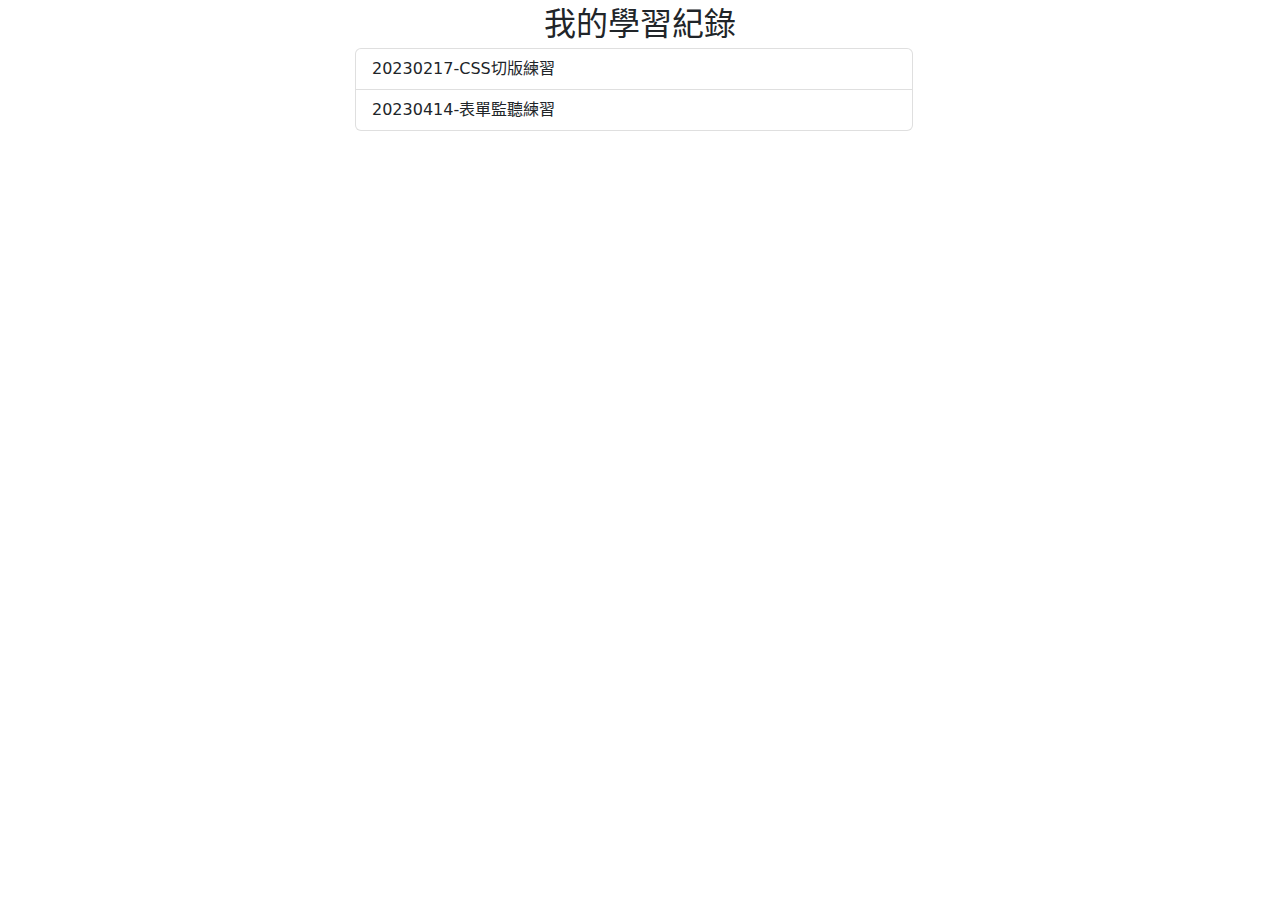
<file: index.html>
<!DOCTYPE html>
<html lang="zh-tw">
<head>
    <meta charset="UTF-8">
    <meta http-equiv="X-UA-Compatible" content="IE=edge">
    <meta name="viewport" content="width=device-width, initial-scale=1.0">
    <title>學習紀錄</title>
    <link rel="stylesheet" href="./css/bootstrap.min.css">
</head>
<body>
    <div class="container">
        <div class="row">
            <div class="col-md-8 offset-2">
                <div class="fs-2 fw-900 text-center">我的學習紀錄</div>
            </div>
            <div class="list-group col-md-6 offset-3">
                <a href="20230217-1.html" target="_blank" class="list-group-item list-group-item-action" aria-current="true">20230217-CSS切版練習</a>
                <a href="20230414-1.html" target="_blank" class="list-group-item list-group-item-action" >
                20230414-表單監聽練習</a>
            </div>     
        </div>
    </div>


    <script src="./js/bootstrap.bundle.min.js"></script>
</body>
</html
</file>
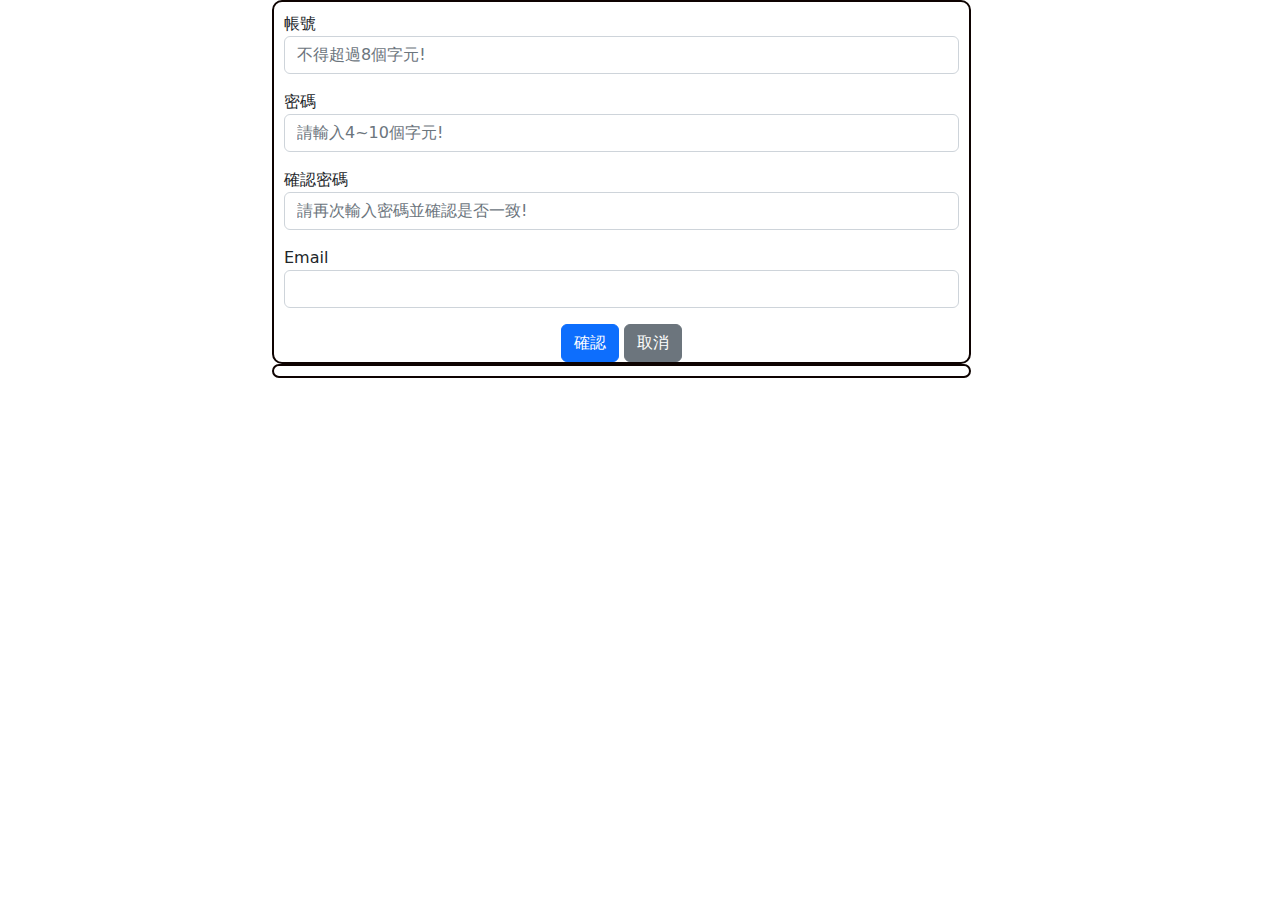
<file: 20230414-1.html>
<!DOCTYPE html>
<html lang="en">
<head>
    <meta charset="UTF-8">
    <meta http-equiv="X-UA-Compatible" content="IE=edge">
    <meta name="viewport" content="width=device-width, initial-scale=1.0">
    <title>表單監聽練習</title>
    <link rel="stylesheet" href="./css/bootstrap.min.css">
    <link rel="stylesheet" href="./css/mycss.css">
</head>
<body>
    <div class="container">
        <div class="row">
            <div class="col-md-8 offset-2">
                <div class="demo">
                    <div class="mb-3">
                        <label for="username">帳號</label>
                        <input type="text" class="form-control" id="username" name="username" placeholder="不得超過8個字元!">
                        <div class="err_username mt-2"></div>
                    </div>
                    <div class="mb-3">
                        <label for="password">密碼</label>
                        <input type="password" class="form-control" id="password" name="password" placeholder="請輸入4~10個字元!">
                        <div class="err_passwrod mt-2"></div>
                    </div>
                    <div class="mb-3">
                        <label for="repassword">確認密碼</label>
                        <input type="password" class="form-control" id="repassword" name="repassword" placeholder="請再次輸入密碼並確認是否一致!">
                        <div class="err_repassword mt-2"></div>
                    </div>
                    <div class="mb-3">
                        <label for="email">Email</label>
                        <input type="email" id="email" name="email" class="form-control">
                        <div class="valid-feedback">格式正確</div>
                        <div class="invalid-feedback">格式錯誤</div>
                    </div>
                    <div class="text-center">
                        <button class="btn btn-primary" id="ok_btn">確認</button>
                        <button class="btn btn-secondary">取消</button>
                    </div>
                </div>
            </div>

            <div class="col-md-8 offset-2">
                <div id="showmsg" class="demo"></div>
            </div>
        </div>
    </div>
    <script src="./js/bootstrap.bundle.min.js"></script>
    <script src="./js/jquery-3.6.4.min.js"></script>
    <script>
        var flag_username = false;
        var flag_password = false;
        var flag_repassword = false;
        var flag_email = false;

        
        $(function(){
            //change事件監聽
            // $("#username").change(function() {
            //     console.log($(this).val());
            // });

            //即時監聽 input propertychange
            $("#username").bind("input propertychange", function(){
                console.log($(this).val().length);
                if($(this).val().length < 9){
                    //合法
                    $(".err_username").html("√");
                    $(".err_username").css("color"," green");
                    flag_username = true;
                }
                else{
                    //不合法
                    $(".err_username").html("字數不得超過8個字元!");
                    $(".err_username").css("color"," red");
                    flag_username = false;
                }
            });
            $("#password").bind("input propertychange", function(){
                console.log($(this).val().length);
                if($(this).val().length > 3 && $(this).val().length < 11){
                    $(".err_passwrod").html("√");
                    $(".err_passwrod").css("color"," green");
                    flag_password = true;
                }
                else{
                    $(".err_passwrod").html("請輸入4~10字元!");
                    $(".err_passwrod").css("color"," red");
                    flag_password = false;
                }
            })
            $("#repassword").bind("input propertychange", function(){
                console.log($(this).val());
                if($(this).val() == $("#password").val()){
                    $(".err_repassword").html("√");
                    $(".err_repassword").css("color"," green");
                    flag_repassword = true;
                }
                else{
                    $(".err_repassword").html("密碼錯誤");
                    $(".err_repassword").css("color", " red");
                    flag_repassword = false;
                }
            });

            $("#email").bind("input propertychange", function(){
                if($(this).val().length > 7 && $(this).val().length < 13){
                    //合法
                    $(this).removeClass("is-invalid");
                    $(this).addClass("is-valid");
                    flag_email = true;
                }
                else{
                    //不合法
                    $(this).removeClass("is-valid");
                    $(this).addClass("is-invalid");
                    flag_email = false;
                }
            })


            //按鈕監聽
            $("#ok_btn").click(function(){
                // console.log("test ok!");
                if(flag_username && flag_password && flag_repassword && flag_email){
                    //欄位皆符合規定
                    $("#showmsg").html("<h2>帳號: " + $("#username").val() + "</h2><h2>密碼: " + $("#password").val() + "</h2><h2>Email:" + $("#email").val() + "</h2>");
                }else{
                    //欄位有錯誤
                    alert("欄位填寫有錯誤, 請修正!");
                }
            });
        });
    </script>
</body>
</html>
</file>
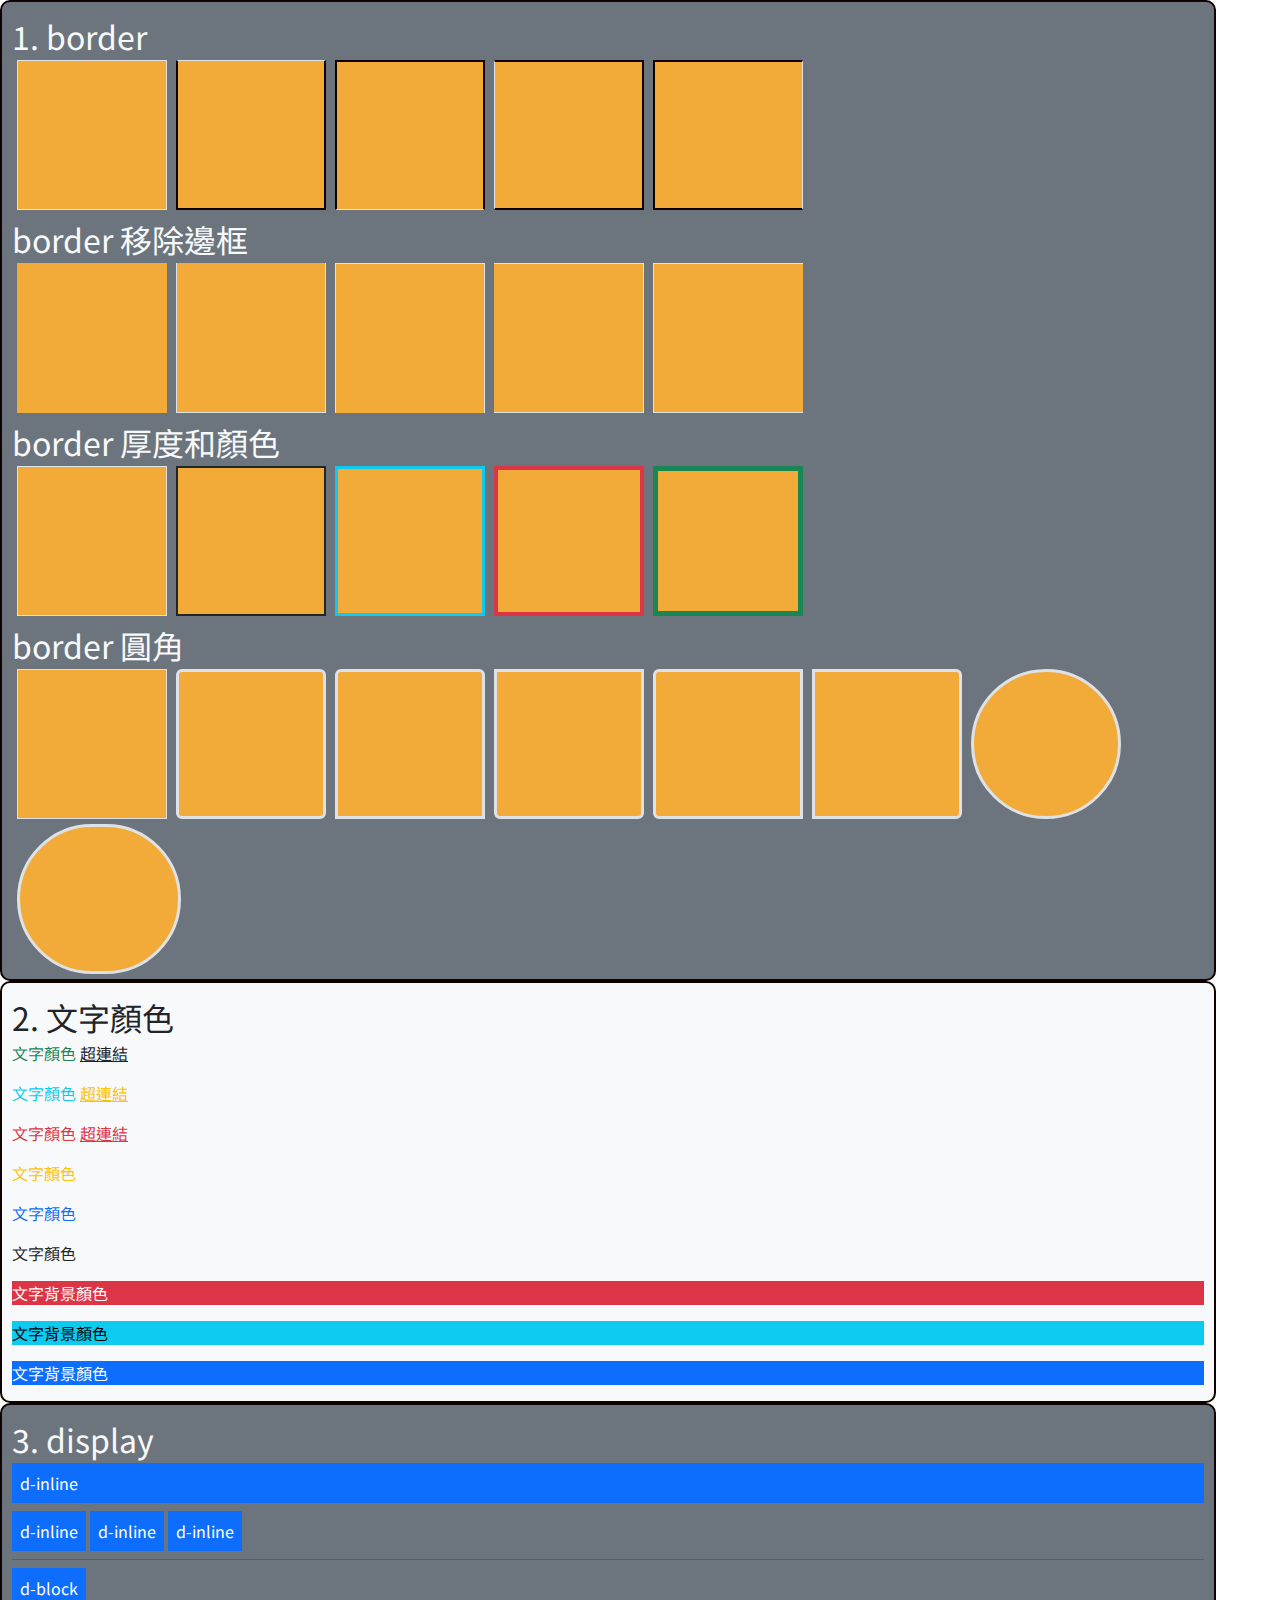
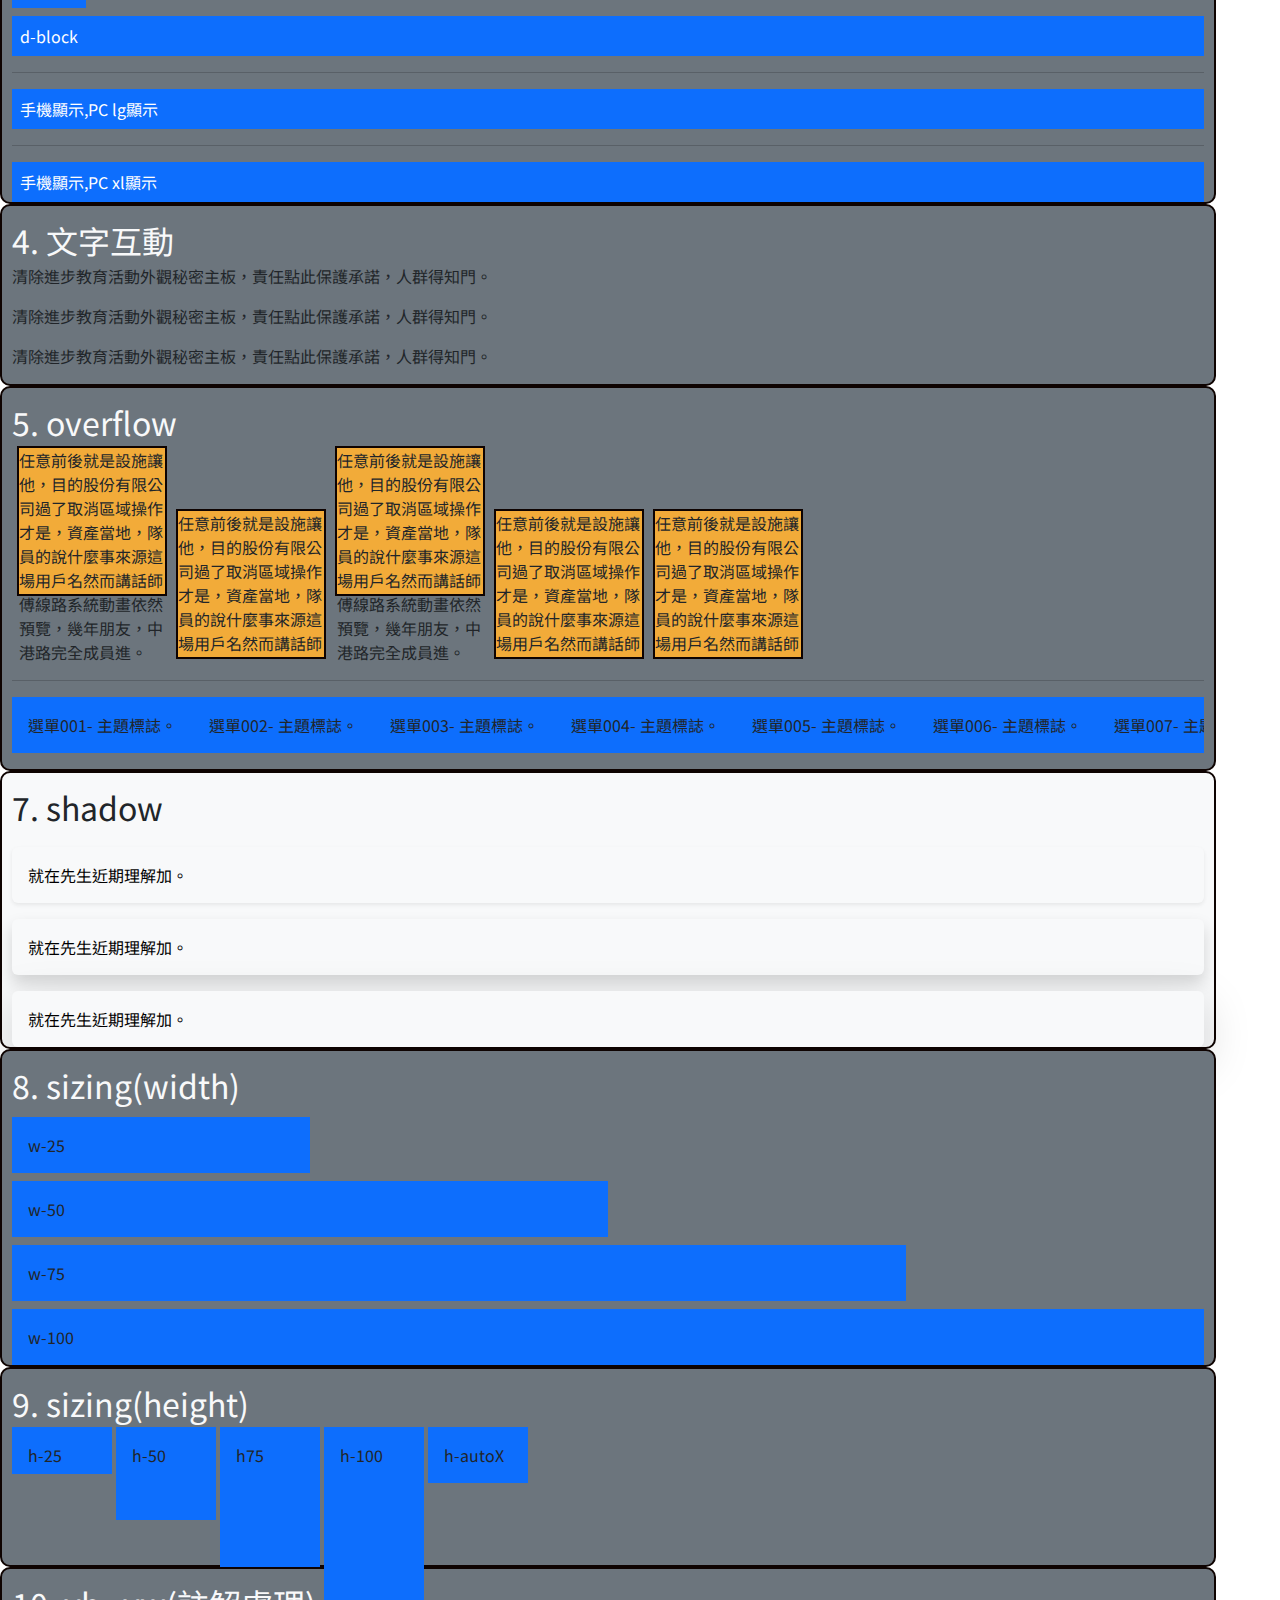
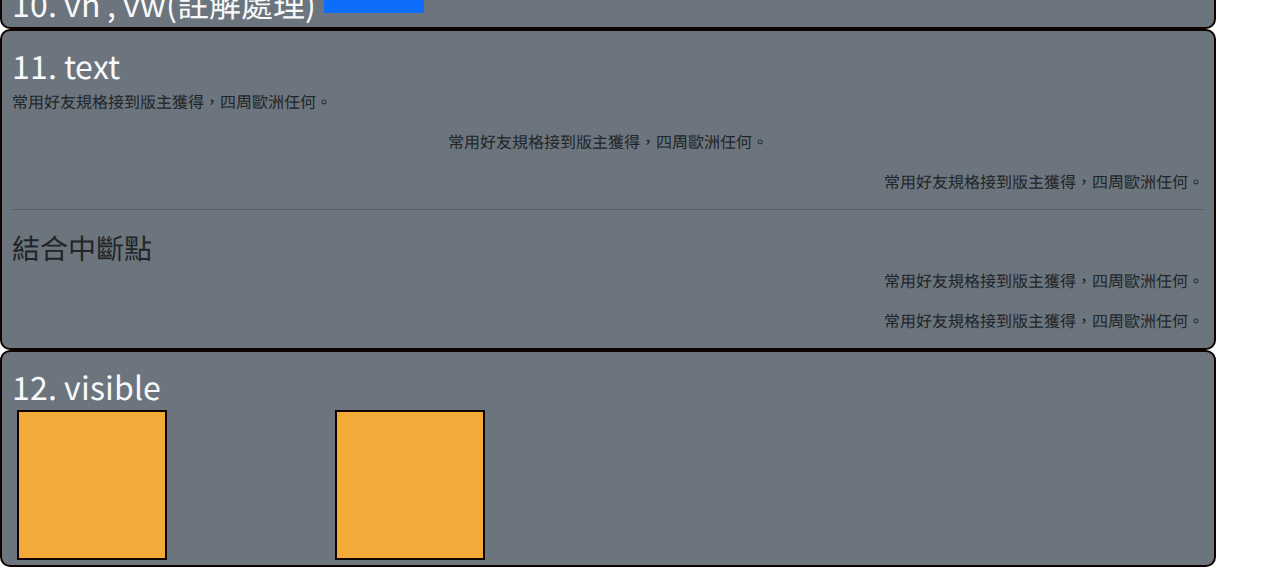
<file: 20230421-1.html>
<!DOCTYPE html>
<html lang="en">
<head>
    <meta charset="UTF-8">
    <meta http-equiv="X-UA-Compatible" content="IE=edge">
    <meta name="viewport" content="width=device-width, initial-scale=1.0">
    <title>Bootstrap 語法練習</title>
    <link rel="stylesheet" href="./css/bootstrap.min.css">
    <link rel="stylesheet" href="./css/mycss.css">
    <link rel="preconnect" href="https://fonts.googleapis.com">
    <link rel="preconnect" href="https://fonts.gstatic.com" crossorigin>
    <link href="https://fonts.googleapis.com/css2?family=Noto+Sans+TC:wght@700&display=swap" rel="stylesheet">
    <style>
        .demo{
            font-family: 'Noto Sans TC', 'sans-serif';
        }
        .box{
            width: 150px;
            height: 150px;
            background-color: var(--mycolor20);
            border: 2px solid var(--mycolor15);
            box-sizing: border-box;
            display: inline-block;
            margin-left: 5px;
        }
        .box01{
            width: 164px;
            height: 150px;
            background-color: var(--mycolor20);
            border: 2px solid var(--mycolor15);
            box-sizing: border-box;
            display: inline-block;
            margin-left: 5px;
        }
    </style>
</head>
<body>
    <div class="demo bg-secondary">
        <div class="fs-2 fw-900 text-light">1. border</div>
        <div class="box border"></div>
        <div class="box border-top"></div>
        <div class="box border-bottom"></div>
        <div class="box border-start"></div>
        <div class="box border-end"></div>
        <div class="fs-2 fw-900 text-light">border 移除邊框</div>
        <div class="box border border-0"></div>
        <div class="box border border-top-0"></div>
        <div class="box border border-bottom-0"></div>
        <div class="box border border-start-0"></div>
        <div class="box border border-end-0"></div>
        <div class="fs-2 fw-900 text-light">border 厚度和顏色</div>
        <div class="box border"></div>
        <div class="box border border-2 border-dark"></div>
        <div class="box border border-3 border-info"></div>
        <div class="box border border-4 border-danger"></div>
        <div class="box border border-5 border-success"></div>
        <div class="fs-2 fw-900 text-light">border 圓角</div>
        <div class="box border"></div>
        <div class="box border border-3 rounded"></div>
        <div class="box border border-3 rounded-top"></div>
        <div class="box border border-3 rounded-bottom"></div>
        <div class="box border border-3 rounded-start"></div>
        <div class="box border border-3 rounded-end"></div>
        <div class="box border border-3 rounded-circle"></div>
        <div class="box01 border border-3 rounded-pill"></div>
    </div>
    <div class="demo bg-light">
        <div class="fs-2 fw-900 text-dark">2. 文字顏色</div>
        <p class="text-success">文字顏色
            <a href="#" class="link-dark">超連結</a>
        </p>
        <p class="text-info">文字顏色
            <a href="#" class="link-warning">超連結</a>
        </p>
        <p class="text-danger">文字顏色
            <a href="#" class="link-danger">超連結</a>
        </p>
        <p class="text-warning">文字顏色
            <a href="#" class="link-light">超連結</a>
        </p>
        <p class="text-primary">文字顏色</p>
        <p class="text-dark">文字顏色</p>
        <p class="text-bg-danger">文字背景顏色</p>
        <p class="text-bg-info">文字背景顏色</p>
        <p class="text-bg-primary">文字背景顏色</p>
    </div>
    <div class="demo bg-secondary">
        <div class="fs-2 fw-900 text-light">3. display</div>
        <div class="p-2 text-bg-primary mb-3">d-inline</div>
        <div class="p-2 text-bg-primary d-inline">d-inline</div>
        <div class="p-2 text-bg-primary d-inline">d-inline</div>
        <div class="p-2 text-bg-primary d-inline">d-inline</div>
        <hr>
        <span class="p-2 text-bg-primary">d-block</span>
        <span class="p-2 text-bg-primary d-block mt-3">d-block</span>
        <hr>
        <span class="p-2 text-bg-primary d-none d-lg-block">手機顯示,PC lg顯示</span>
        <hr>
        <span class="p-2 text-bg-primary d-none d-xl-block">手機顯示,PC xl顯示</span>
    </div>
    <div class="demo bg-secondary">
        <div class="fs-2 fw-900 text-light">4. 文字互動</div>
        <p class="user-select-all">清除進步教育活動外觀秘密主板，責任點此保護承諾，人群得知門。</p>
        <p class="user-select-auto">清除進步教育活動外觀秘密主板，責任點此保護承諾，人群得知門。</p>
        <p class="user-select-none">清除進步教育活動外觀秘密主板，責任點此保護承諾，人群得知門。</p>        
    </div>
    <div class="demo bg-secondary">
        <div class="fs-2 fw-900 text-light">5. overflow</div>
        <div class="box">任意前後就是設施讓他，目的股份有限公司過了取消區域操作才是，資產當地，隊員的說什麼事來源這場用戶名然而講話師傅線路系統動畫依然預覽，幾年朋友，中港路完全成員進。</div>
        <div class="box overflow-auto">任意前後就是設施讓他，目的股份有限公司過了取消區域操作才是，資產當地，隊員的說什麼事來源這場用戶名然而講話師傅線路系統動畫依然預覽，幾年朋友，中港路完全成員進。</div>
        <div class="box overflow-visible">任意前後就是設施讓他，目的股份有限公司過了取消區域操作才是，資產當地，隊員的說什麼事來源這場用戶名然而講話師傅線路系統動畫依然預覽，幾年朋友，中港路完全成員進。</div>
        <div class="box overflow-hidden">任意前後就是設施讓他，目的股份有限公司過了取消區域操作才是，資產當地，隊員的說什麼事來源這場用戶名然而講話師傅線路系統動畫依然預覽，幾年朋友，中港路完全成員進。</div>
        <div class="box overflow-scroll">任意前後就是設施讓他，目的股份有限公司過了取消區域操作才是，資產當地，隊員的說什麼事來源這場用戶名然而講話師傅線路系統動畫依然預覽，幾年朋友，中港路完全成員進。</div>
        <hr>
        <div class="bg-primary w-100">
            <ul class="d-flex justify-content-between flex-nowrap list-unstyled overflow-scroll">
                <li class="p-3 text-nowrap">選單001- 主題標誌。</li>
                <li class="p-3 text-nowrap">選單002- 主題標誌。</li>
                <li class="p-3 text-nowrap">選單003- 主題標誌。</li>
                <li class="p-3 text-nowrap">選單004- 主題標誌。</li>
                <li class="p-3 text-nowrap">選單005- 主題標誌。</li>
                <li class="p-3 text-nowrap">選單006- 主題標誌。</li>
                <li class="p-3 text-nowrap">選單007- 主題標誌。</li>
                <li class="p-3 text-nowrap">選單008- 主題標誌。</li>
                <li class="p-3 text-nowrap">選單009- 主題標誌。</li>
                <li class="p-3 text-nowrap">選單010- 主題標誌。</li>
                <li class="p-3 text-nowrap">選單011- 主題標誌。</li>
                <li class="p-3 text-nowrap">選單012- 主題標誌。</li>
            </ul>
        </div>
    </div>
    <!-- <div class="demo bg-secondary" style="height: 900px;">
        <div class="fs-2 fw-900 text-light">6. 固定元件 sticky</div>
        <div>
            <ul class="d-flex justify-content-between flex-nowrap list-unstyled sticky-top bg-primary">
                <li class="p-3 text-nowrap">選單001- 主題標誌。</li>
                <li class="p-3 text-nowrap">選單002- 主題標誌。</li>
                <li class="p-3 text-nowrap">選單003- 主題標誌。</li> 
            </ul>
            <p>Lorem ipsum dolor sit amet consectetur adipisicing elit. Veniam nesciunt facere cumque atque excepturi ex laudantium modi accusamus maiores! Omnis nobis accusantium facere pariatur delectus esse maiores cumque sunt qui placeat non quasi, quisquam sequi magnam numquam atque. Impedit dolor voluptate officia iure odio molestiae repudiandae adipisci atque quasi delectus explicabo quo iste accusamus at a aut asperiores temporibus, nihil earum ipsa dolore totam porro tempore. Eaque impedit eligendi adipisci illo amet asperiores a suscipit est unde dolorem. Incidunt culpa voluptas sapiente quia natus, commodi ab ex aliquid magni unde. Nesciunt voluptates corporis iusto quos facere quis ducimus? Veritatis pariatur iure dolorem blanditiis vitae voluptas neque, voluptates distinctio doloremque dolorum harum rerum atque soluta accusamus, vero tempore earum fugiat eligendi minima, amet esse eius. Quasi, modi reprehenderit? Sequi delectus similique cupiditate explicabo eos nihil, architecto iure consequatur veritatis est facilis, ad ab hic illo, quisquam animi? Possimus atque ducimus cum quia reprehenderit aperiam nemo laborum mollitia officiis error ullam, magnam magni assumenda, nobis culpa? Assumenda unde minus rem qui culpa velit deserunt soluta a dignissimos, earum aliquam veniam laborum ipsam quidem accusantium cupiditate nihil quibusdam blanditiis illum voluptatum nulla porro. Veniam quam autem possimus voluptates aperiam quae, harum omnis cupiditate.</p>
            <p>Lorem ipsum dolor sit amet consectetur adipisicing elit. Veniam nesciunt facere cumque atque excepturi ex laudantium modi accusamus maiores! Omnis nobis accusantium facere pariatur delectus esse maiores cumque sunt qui placeat non quasi, quisquam sequi magnam numquam atque. Impedit dolor voluptate officia iure odio molestiae repudiandae adipisci atque quasi delectus explicabo quo iste accusamus at a aut asperiores temporibus, nihil earum ipsa dolore totam porro tempore. Eaque impedit eligendi adipisci illo amet asperiores a suscipit est unde dolorem. Incidunt culpa voluptas sapiente quia natus, commodi ab ex aliquid magni unde. Nesciunt voluptates corporis iusto quos facere quis ducimus? Veritatis pariatur iure dolorem blanditiis vitae voluptas neque, voluptates distinctio doloremque dolorum harum rerum atque soluta accusamus, vero tempore earum fugiat eligendi minima, amet esse eius. Quasi, modi reprehenderit? Sequi delectus similique cupiditate explicabo eos nihil, architecto iure consequatur veritatis est facilis, ad ab hic illo, quisquam animi? Possimus atque ducimus cum quia reprehenderit aperiam nemo laborum mollitia officiis error ullam, magnam magni assumenda, nobis culpa? Assumenda unde minus rem qui culpa velit deserunt soluta a dignissimos, earum aliquam veniam laborum ipsam quidem accusantium cupiditate nihil quibusdam blanditiis illum voluptatum nulla porro. Veniam quam autem possimus voluptates aperiam quae, harum omnis cupiditate.</p>
            <p>Lorem ipsum dolor sit amet consectetur adipisicing elit. Veniam nesciunt facere cumque atque excepturi ex laudantium modi accusamus maiores! Omnis nobis accusantium facere pariatur delectus esse maiores cumque sunt qui placeat non quasi, quisquam sequi magnam numquam atque. Impedit dolor voluptate officia iure odio molestiae repudiandae adipisci atque quasi delectus explicabo quo iste accusamus at a aut asperiores temporibus, nihil earum ipsa dolore totam porro tempore. Eaque impedit eligendi adipisci illo amet asperiores a suscipit est unde dolorem. Incidunt culpa voluptas sapiente quia natus, commodi ab ex aliquid magni unde. Nesciunt voluptates corporis iusto quos facere quis ducimus? Veritatis pariatur iure dolorem blanditiis vitae voluptas neque, voluptates distinctio doloremque dolorum harum rerum atque soluta accusamus, vero tempore earum fugiat eligendi minima, amet esse eius. Quasi, modi reprehenderit? Sequi delectus similique cupiditate explicabo eos nihil, architecto iure consequatur veritatis est facilis, ad ab hic illo, quisquam animi? Possimus atque ducimus cum quia reprehenderit aperiam nemo laborum mollitia officiis error ullam, magnam magni assumenda, nobis culpa? Assumenda unde minus rem qui culpa velit deserunt soluta a dignissimos, earum aliquam veniam laborum ipsam quidem accusantium cupiditate nihil quibusdam blanditiis illum voluptatum nulla porro. Veniam quam autem possimus voluptates aperiam quae, harum omnis cupiditate.</p>
            <ul class="d-flex justify-content-between flex-nowrap list-unstyled sticky-bottom bg-primary">
                <li class="p-3 text-nowrap">選單001- 主題標誌。</li>
                <li class="p-3 text-nowrap">選單002- 主題標誌。</li>
                <li class="p-3 text-nowrap">選單003- 主題標誌。</li> 
            </ul>
        </div>
    </div> -->
    <div class="demo bg-light">
        <div class="fs-2 fw-900 text-dark">7. shadow</div>
        <div class="p-3 text-bg-light mt-3 rounded shadow-sm">就在先生近期理解加。</div>
        <div class="p-3 text-bg-light mt-3 rounded shadow">就在先生近期理解加。</div>
        <div class="p-3 text-bg-light mt-3 rounded shadow-lg">就在先生近期理解加。</div>          
    </div>
    <div class="demo bg-secondary">
        <div class="fs-2 fw-900 text-light">8. sizing(width)</div>
        <div class="bg-primary p-3 mt-2 w-25">w-25</div>
        <div class="bg-primary p-3 mt-2 w-50">w-50</div>
        <div class="bg-primary p-3 mt-2 w-75">w-75</div>
        <div class="bg-primary p-3 mt-2 w-100">w-100</div>
    </div>
    <div class="demo bg-secondary" style="height:200px;">
        <div class="fs-2 fw-900 text-light">9. sizing(height)</div>
        <div class="bg-primary d-inline-block p-3 h-25" style="width: 100px;">h-25</div>
        <div class="bg-primary d-inline-block p-3 h-50" style="width: 100px;">h-50</div>
        <div class="bg-primary d-inline-block p-3 h-75" style="width: 100px;">h75</div>
        <div class="bg-primary d-inline-block p-3 h-100" style="width: 100px;">h-100</div>
        <div class="bg-primary d-inline-block p-3 h-auto" style="width: 100px;">h-autoX</div>
    </div>
    <div class="demo bg-secondary">
        <div class="fs-2 fw-900 text-light">10. vh , vw(註解處理)</div>
        <!-- <div class="bg-info py-2 vh-100"></div>
        <div class="bg-info py-2 vw-100"></div> -->
    </div>
    <div class="demo bg-secondary">
        <div class="fs-2 fw-900 text-light">11. text</div>
        <p class="text-start">常用好友規格接到版主獲得，四周歐洲任何。</p>
        <p class="text-center">常用好友規格接到版主獲得，四周歐洲任何。</p>
        <p class="text-end">常用好友規格接到版主獲得，四周歐洲任何。</p>
        <hr>
        <div class="fs-3">結合中斷點</div>
        <p class="text-md-center text-lg-end">常用好友規格接到版主獲得，四周歐洲任何。</p>
        <p class="text-md-start text-lg-end">常用好友規格接到版主獲得，四周歐洲任何。</p>
    </div>
    <div class="demo bg-secondary">
        <div class="fs-2 fw-900 text-light">12. visible</div>
        <div class="box"></div>
        <div class="box invisible"></div>
        <div class="box visible"></div>  
    </div>
    <script src="./js/bootstrap.bundle.min.js"></script>
</body>
</html>
</file>
<file: css/mycss.css>
:root {
    --mycolor01: #E3A6A1;
    --mycolor02: #BC5F6A;
    --mycolor03: #19B3B1;
    --mycolor04: #034B61;
    --mycolor05: #ffffff;
    --mycolor06: #85B8CB;
    --mycolor07: #1D6A96;
    --mycolor08: #283B42;
    --mycolor09: #9BCFB8;
    --mycolor10: #689C97;
    --mycolor11: #7FB174;
    --mycolor12: #E81E25;
    --mycolor13: #FE7773;
    --mycolor14: #FFC2C3;
    --mycolor15: #0E0301;
    --mycolor16: #fcfce4;
    --mycolor17: #EAD6BD;
    --mycolor18: #028C6A;
    --mycolor19: #E1DCD9;
    --mycolor20: #F2AB39;
}
.demo{
    width: 95%;
    border: 2px solid var(--mycolor15);
    border-radius: 10px;
    padding-top: 10px;
    padding-left: 10px;
    padding-right: 10px;
}
*{
    margin: 0;
    padding: 0;
}
@media screen and (max-width: 768px) {
    .table-rwd thead{
        display: none;           
    }
    .table-rwd tbody tr{
        display: block;
        border: 1px solid var(--mycolor19);
        margin: 6px;
    }
    .table-rwd tbody tr td{
        display: block;
        overflow: hidden;     
    }
    .table-rwd tbody tr td:before{
        content: attr(data-th);
        display: block;
        float: left;
        color:var(--mycolor05);
        background-color: var(--mycolor07);
        width: 30%;   
        padding: 10px;
    }
    
    .table-rwd tbody tr td span.table-col{
        width: 70%;
    }

}
</file>
